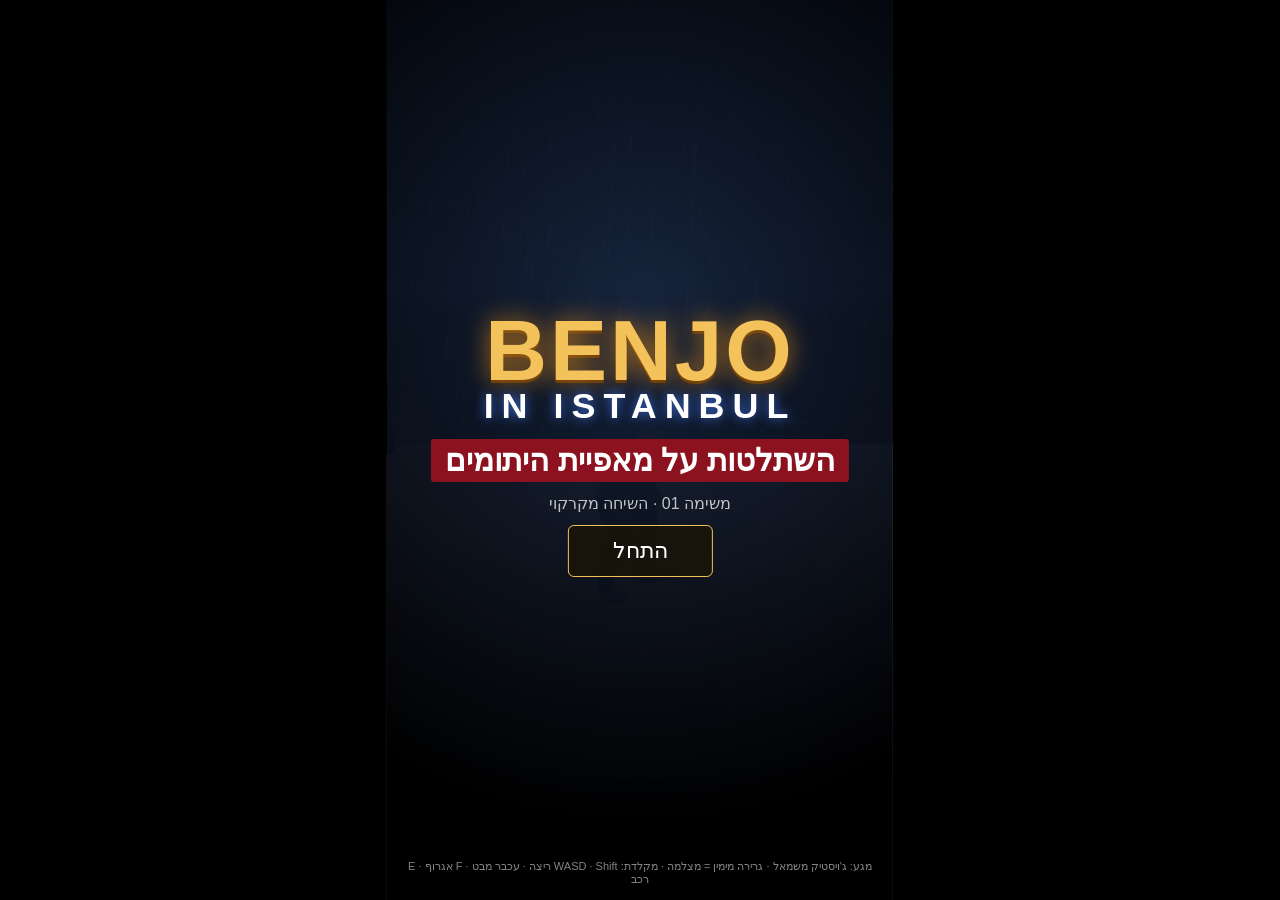
<file: index.html>
<!doctype html><html lang="he" dir="rtl"><head><meta charset="utf-8">
<meta name="viewport" content="width=device-width,initial-scale=1,maximum-scale=1,user-scalable=no,viewport-fit=cover">
<title>BENJO IN ISTANBUL – השתלטות על מאפיית היתומים</title><meta name="theme-color" content="#060912"><link rel="manifest" href="manifest.json"><link rel="icon" href="icon-192.png">
<meta name="mobile-web-app-capable" content="yes"><meta name="apple-mobile-web-app-capable" content="yes">
<link rel="stylesheet" href="style.css">
<script type="importmap">{"imports":{"three":"./lib/three.module.js","three/addons/":"./lib/addons/","cannon-es":"./lib/cannon-es.js"}}</script>
</head><body>
<div id="app">
<canvas id="c"></canvas>
<div id="bars"><div class="bar top"></div><div class="bar bot"></div></div>
<div id="hud" class="hidden">
 <div id="obj"><span id="objT"></span><span id="objD"></span></div>
 <canvas id="map" width="220" height="220"></canvas>
 <div id="hp"><i></i></div><div id="wpn"></div>
 <div id="arrow">▲</div><div id="cross">+</div><div id="hint"></div><div id="speed"></div><div id="cp"></div>
 <button id="gear" aria-label="הגדרות">⚙</button>
</div>
<div id="sub" dir="rtl"></div>
<div id="phone" class="hidden"><b>📱</b><span></span></div>
<div id="touch" class="hidden">
 <div id="lookzone"></div>
 <div id="stick"><div id="knob"></div></div>
 <div id="btns">
  <button data-k="run" class="foot">ריצה</button><button data-k="punch" class="foot">אגרוף</button><button data-k="gun" class="foot">אקדח</button>
  <button data-k="jump" class="foot">קפיצה</button><button data-k="crouch" class="foot">כריעה</button>
  <button data-k="gas" class="car">גז</button><button data-k="brake" class="car">בלם</button><button data-k="exit" class="car">יציאה</button>
 </div>
 <button id="enter" data-k="enter" class="hidden">🚗 כניסה</button>
</div>
<div id="settings" class="hidden"><h3>הגדרות שליטה</h3>
 <label>רגישות מצלמה <input id="sens" type="range" min="0.3" max="2.5" step="0.1" value="1"></label>
 <label><input id="lefty" type="checkbox"> מצב שמאלי (ג'ויסטיק בימין)</label>
 <label><input id="invY" type="checkbox"> היפוך ציר אנכי (לא מומלץ)</label>
 <label><input id="contrast" type="checkbox"> ניגודיות גבוהה</label>
 <button id="setClose">סגור</button></div>
<div id="title"><div class="logo">BENJO<small>IN ISTANBUL</small></div><h2>השתלטות על מאפיית היתומים</h2><p>משימה 01 · השיחה מקרקוי</p>
 <button id="start" disabled>התחל</button><button id="cont" class="hidden">המשך מצ'קפוינט</button><div id="load">טוען...</div>
 <div class="keys">מגע: ג'ויסטיק משמאל · גרירה מימין = מצלמה · מקלדת: WASD · Shift ריצה · עכבר מבט · F אגרוף · E רכב</div></div>
<div id="fade"></div>
</div>
<script type="module" src="main.js"></script>
</body></html>
</file>
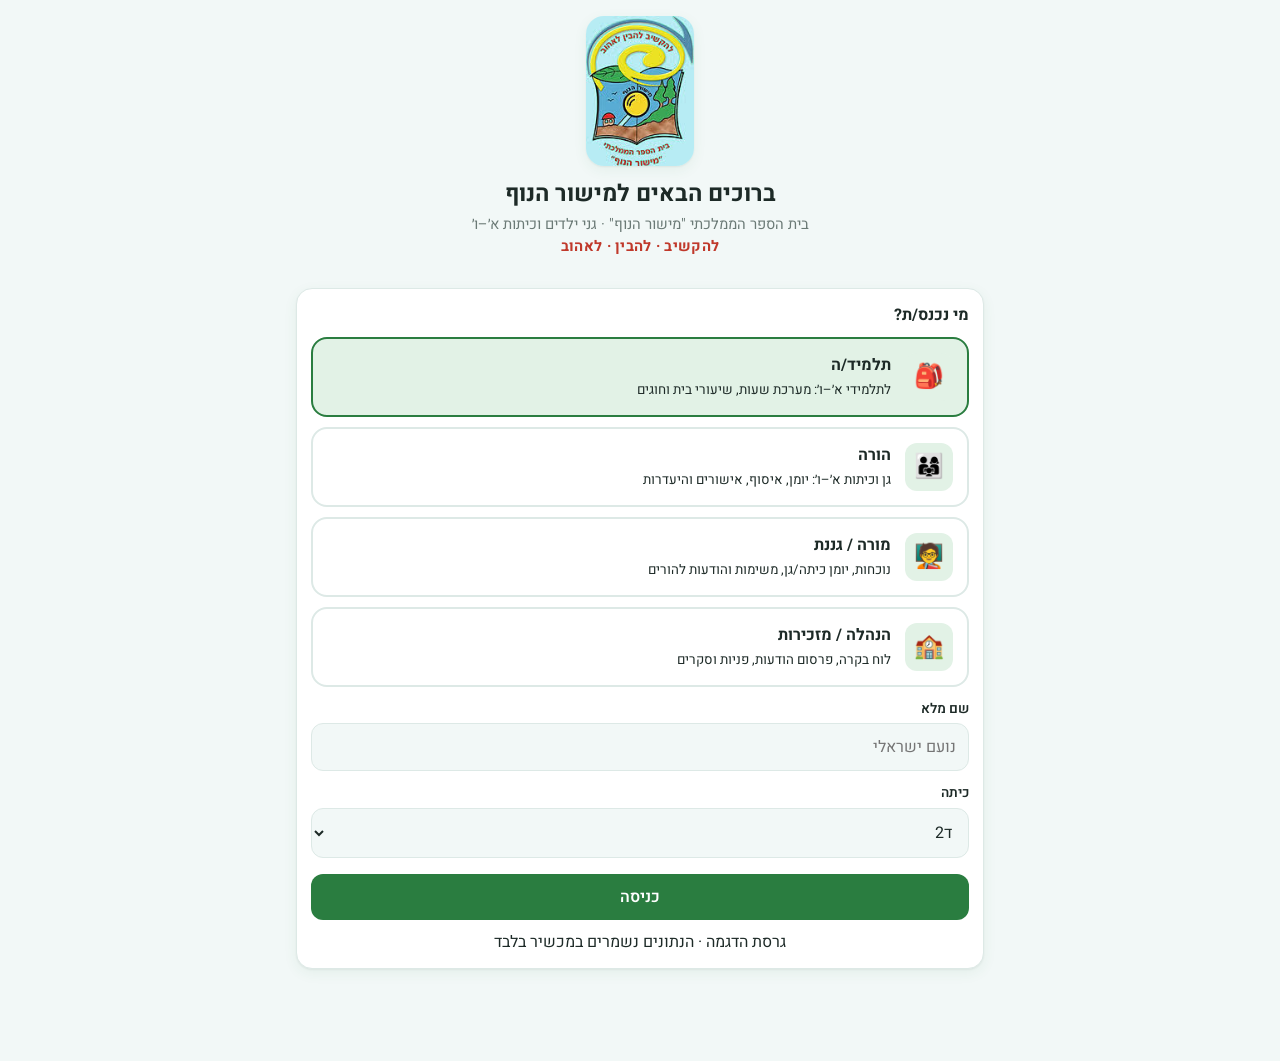
<file: mishur-hanof/index.html>
<!doctype html>
<html lang="he" dir="rtl">
<head>
<meta charset="utf-8">
<meta name="viewport" content="width=device-width,initial-scale=1,viewport-fit=cover">
<title>מישור הנוף</title>
<meta name="description" content="האפליקציה הרשמית של בית הספר מישור הנוף – מערכת שעות, שיעורי בית, ציונים, הודעות, אירועים ועוד">
<meta name="theme-color" content="#2a7d40">
<link rel="manifest" href="manifest.json">
<link rel="icon" href="icon-192.png" type="image/png">
<link rel="apple-touch-icon" href="icon-192.png">
<meta name="mobile-web-app-capable" content="yes">
<meta name="apple-mobile-web-app-capable" content="yes">
<link rel="preconnect" href="https://fonts.googleapis.com">
<link href="https://fonts.googleapis.com/css2?family=Heebo:wght@400;500;700;800&display=swap" rel="stylesheet">
<link rel="stylesheet" href="styles.css">
</head>
<body>
<div id="app">
  <header id="topbar">
    <button id="backBtn" class="icon-btn hidden" aria-label="חזרה">→</button>
    <div class="brand">
      <img src="logo.png" alt="סמל בית הספר" class="brand-logo">
      <div><b>מישור הנוף</b><small id="roleLabel"></small></div>
    </div>
    <div class="top-actions">
      <button id="searchBtn" class="icon-btn" aria-label="חיפוש">🔍</button>
      <button id="bellBtn" class="icon-btn" aria-label="התראות">🔔<span id="bellDot" class="dot hidden"></span></button>
    </div>
  </header>

  <main id="view" tabindex="-1"></main>

  <nav id="tabbar"></nav>
</div>

<div id="sheet" class="sheet hidden" role="dialog" aria-modal="true">
  <div class="sheet-backdrop" data-close></div>
  <div class="sheet-body">
    <div class="sheet-handle"></div>
    <div id="sheetContent"></div>
  </div>
</div>

<div id="toast" class="toast hidden"></div>

<script src="data.js"></script>
<script src="app.js"></script>
</body>
</html>
</file>
<file: style.css>
*{box-sizing:border-box;-webkit-user-select:none;user-select:none;-webkit-tap-highlight-color:transparent}
html,body{margin:0;height:100%;overflow:hidden;background:#000;font-family:"Heebo","Assistant","Rubik",Arial,sans-serif;color:#eee;touch-action:none}
#app{position:fixed;top:0;bottom:0;left:50%;transform:translateX(-50%);height:100%;width:min(100vw,56.25vh);overflow:hidden;background:#000}
#c{position:absolute;inset:0;width:100%;height:100%;display:block}
.hidden{display:none!important}
#title{position:absolute;inset:0;display:flex;flex-direction:column;align-items:center;justify-content:center;gap:10px;background:radial-gradient(circle at 50% 35%,#16243dee,#000 80%);z-index:20;text-align:center;padding:20px}
.logo{font-size:min(17vw,9.5vh);font-weight:900;letter-spacing:3px;color:#f3c25b;text-shadow:0 0 24px #b8741c,0 3px 0 #5a3205;line-height:.9}
.logo small{display:block;font-size:.42em;letter-spacing:8px;color:#fff;text-shadow:0 0 12px #3b6bd6}
#title h2{font-size:min(6vw,3.4vh);margin:6px 0 0;color:#fff;background:#8c1220;padding:4px 14px;border-radius:3px}
#title p{opacity:.8;margin:2px}
#title button,#settings button{font:inherit;font-size:22px;padding:12px 44px;border:1px solid #f3c25b;background:#1a1405cc;color:#fff;border-radius:6px;cursor:pointer}
#title button:disabled{opacity:.3}
#load{opacity:.6;font-size:14px}.keys{position:absolute;bottom:14px;font-size:11px;opacity:.55;padding:0 12px}
#bars .bar{position:absolute;left:0;right:0;height:0;background:#000;z-index:5;transition:height .8s}
#bars .top{top:0}#bars .bot{bottom:0}body.cine #bars .bar{height:9%}
#sub{position:absolute;bottom:30%;left:4%;right:4%;text-align:center;font-size:clamp(16px,2.6vh,26px);line-height:1.35;text-shadow:0 2px 6px #000,0 0 3px #000;z-index:9;unicode-bidi:plaintext}
#sub:not(:empty){background:#000a;padding:8px 12px;border-radius:8px}
#sub b{color:#f3c25b;font-weight:700;margin-left:6px}
body.cine #sub{bottom:12%}
#phone{position:absolute;top:22%;left:50%;transform:translateX(-50%);background:#101826ee;border:1px solid #3b6bd6;padding:8px 16px;border-radius:14px;z-index:9;font-size:15px;animation:buzz .15s 6}
@keyframes buzz{50%{transform:translateX(-52%)}}
#hud>*{position:absolute;z-index:4;text-shadow:0 1px 3px #000}
#obj{top:calc(10px + env(safe-area-inset-top));right:10px;left:130px;font-size:15px;background:#000a;padding:6px 10px;border-right:3px solid #f3c25b;border-radius:4px}
#objD{opacity:.8;margin-right:6px;font-size:13px}
#map{top:calc(10px + env(safe-area-inset-top));left:10px;width:110px;height:110px;border-radius:50%;border:2px solid #f3c25b88;background:#05080fcc}
#hp{top:calc(126px + env(safe-area-inset-top));left:10px;width:110px;height:8px;background:#300;border:1px solid #933}#hp i{display:block;height:100%;width:100%;background:#e33}
#wpn{top:calc(140px + env(safe-area-inset-top));left:10px;font-size:12px;opacity:.85}
#cp{top:calc(56px + env(safe-area-inset-top));right:10px;font-size:13px;color:#7fe08a;opacity:0;transition:opacity .4s}
#cp.on{opacity:1}
#arrow{top:calc(64px + env(safe-area-inset-top));left:50%;font-size:30px;color:#f3c25b;transform-origin:50% 50%;opacity:0;transition:opacity .3s}
#arrow.on{opacity:.9}#arrow.blink{animation:bl .5s infinite}@keyframes bl{50%{opacity:.2}}
#cross{left:50%;top:45%;transform:translate(-50%,-50%);font-size:28px;opacity:0}#cross.on{opacity:.9}
#hint{top:24%;left:50%;transform:translateX(-50%);font-size:16px;background:#000b;padding:6px 14px;border-radius:6px;white-space:nowrap}#hint:empty{display:none}
#speed{bottom:36%;left:50%;transform:translateX(-50%);font-size:20px;font-weight:700}
#gear{top:calc(150px + env(safe-area-inset-top));left:10px;font-size:18px;background:#0008;color:#fff;border:1px solid #fff4;border-radius:50%;width:34px;height:34px;padding:0;pointer-events:auto}
#touch{position:absolute;inset:0;z-index:3}
#lookzone{position:absolute;top:0;bottom:0;right:0;width:55%;touch-action:none}
.lefty #lookzone{right:auto;left:0}
#stick{position:absolute;left:6%;bottom:6%;width:140px;height:140px;border-radius:50%;background:#ffffff14;border:2px solid #ffffff40;touch-action:none}
.lefty #stick{left:auto;right:6%}
#knob{position:absolute;left:50%;top:50%;width:60px;height:60px;margin:-30px;border-radius:50%;background:#ffffff55;border:2px solid #fff8}
#btns{position:absolute;right:3%;bottom:3%;width:44%;display:flex;flex-wrap:wrap-reverse;gap:8px;justify-content:flex-start;direction:ltr}
.lefty #btns{right:auto;left:3%}
#btns button,#enter{width:58px;height:58px;border-radius:50%;border:2px solid #ffffff66;background:#0009;color:#fff;font:inherit;font-size:13px;touch-action:none;padding:0}
#btns button.on,#btns button.down{background:#f3c25b;color:#000}
body:not(.incar) #btns .car{display:none}body.incar #btns .foot{display:none}
#enter{position:absolute;right:6%;bottom:30%;width:96px;height:56px;border-radius:12px;background:#f3c25bdd;color:#000;font-weight:700;font-size:17px}
.lefty #enter{right:auto;left:6%}
#settings{position:absolute;inset:18% 8% auto;background:#0b1120f2;border:1px solid #f3c25b;border-radius:10px;padding:14px;z-index:30;display:flex;flex-direction:column;gap:12px}
#settings h3{margin:0}#settings button{font-size:16px;padding:8px}
#fade{position:absolute;inset:0;background:#000;opacity:0;pointer-events:none;transition:opacity .8s;z-index:15;display:flex;align-items:center;justify-content:center;font-size:24px;padding:24px;text-align:center}
body.hc #sub{background:#000;color:#fff;font-weight:700}body.hc #obj{background:#000}
</file>
<file: mishur-hanof/styles.css>
:root {
  --brand: #2a7d40;
  --brand-2: #3ba656;
  --sky: #2b7fb0;
  --on-brand: #ffffff;
  --notice-bg: #fdf0d5; --notice-fg: #713f12; --notice-red-bg: #fde2e2; --notice-red-fg: #7f1d1d;
  --brand-soft: #e2f2e6;
  --accent: #f5d528;
  --bg: #f2f8f7;
  --card: #ffffff;
  --text: #1d2a27;
  --muted: #6b7a76;
  --line: #dde9e6;
  --danger: #dc2626;
  --warn: #d97706;
  --ok: #16a34a;
  --shadow: 0 1px 2px rgba(0,0,0,.05), 0 4px 14px rgba(42,125,64,.07);
  --radius: 16px;
  --tabbar-h: 64px;
  color-scheme: light;
}
@media (prefers-color-scheme: dark) {
  :root:not([data-theme="light"]) {
    --brand: #5cc779; --brand-2: #3ba656; --sky: #1f5f85; --on-brand: #0b1a10; --notice-bg: #3d2f12; --notice-fg: #fde68a; --notice-red-bg: #45201f; --notice-red-fg: #fecaca; --brand-soft: #173a22; --bg: #0e1615; --card: #17221f;
    --text: #e8efec; --muted: #93a49f; --line: #26332f; --shadow: 0 1px 2px rgba(0,0,0,.4);
    color-scheme: dark;
  }
}
:root[data-theme="dark"] {
  --brand: #5cc779; --brand-2: #3ba656; --sky: #1f5f85; --on-brand: #0b1a10; --notice-bg: #3d2f12; --notice-fg: #fde68a; --notice-red-bg: #45201f; --notice-red-fg: #fecaca; --brand-soft: #173a22; --bg: #0e1615; --card: #17221f;
  --text: #e8efec; --muted: #93a49f; --line: #26332f; --shadow: 0 1px 2px rgba(0,0,0,.4);
  color-scheme: dark;
}
:root.big-text { font-size: 18px; }

* { box-sizing: border-box; }
html, body { margin: 0; height: 100%; }
body {
  font-family: 'Heebo', system-ui, -apple-system, 'Segoe UI', Arial, sans-serif;
  background: var(--bg); color: var(--text); line-height: 1.5;
  -webkit-tap-highlight-color: transparent;
}
button, input, select, textarea { font: inherit; color: inherit; }
button { cursor: pointer; }
a { color: var(--brand); }
.hidden { display: none !important; }

#app { max-width: 720px; margin: 0 auto; min-height: 100%; display: flex; flex-direction: column; }

/* ---------- Top bar ---------- */
#topbar {
  position: sticky; top: env(safe-area-inset-top, 0px); z-index: 20;
  display: flex; align-items: center; gap: 8px;
  padding-block: 10px; padding-left: max(16px, env(safe-area-inset-left, 0px)); padding-right: max(16px, env(safe-area-inset-right, 0px));
  background: color-mix(in srgb, var(--bg) 88%, transparent);
  backdrop-filter: blur(10px); border-bottom: 1px solid var(--line);
}
.brand { display: flex; align-items: center; gap: 10px; flex: 1; min-width: 0; }
.brand-logo { height: 44px; width: auto; border-radius: 8px; }
.brand b { display: block; font-size: 1.08rem; line-height: 1.1; }
.brand small { color: var(--muted); font-size: .78rem; }
.top-actions { display: flex; gap: 4px; }
.icon-btn {
  position: relative; border: 0; background: transparent; width: 40px; height: 40px;
  border-radius: 12px; font-size: 1.15rem; display: grid; place-items: center;
}
.icon-btn:hover { background: var(--brand-soft); }
.dot { position: absolute; top: 7px; left: 8px; width: 9px; height: 9px; border-radius: 50%; background: var(--danger); border: 2px solid var(--bg); }

/* ---------- Main ---------- */
#view { flex: 1; padding-block: 16px calc(var(--tabbar-h) + 28px + env(safe-area-inset-bottom, 0px)); padding-left: max(16px, env(safe-area-inset-left, 0px)); padding-right: max(16px, env(safe-area-inset-right, 0px)); outline: none; min-width: 0; }
h1 { font-size: 1.45rem; margin: 4px 0 2px; }
h2 { font-size: 1.08rem; margin: 22px 0 10px; display: flex; align-items: center; justify-content: space-between; gap: 8px; }
h2 a, .link { font-size: .85rem; font-weight: 500; text-decoration: none; color: var(--brand); background: none; border: 0; padding: 0; }
.sub { color: var(--muted); margin: 0 0 12px; font-size: .92rem; }

.card {
  background: var(--card); border-radius: var(--radius); box-shadow: var(--shadow);
  padding: 14px; border: 1px solid var(--line);
}
.card + .card { margin-top: 10px; }
.stack > * + * { margin-top: 10px; }
.grid2 { display: grid; grid-template-columns: 1fr 1fr; gap: 10px; }
.grid4 { display: grid; grid-template-columns: repeat(4, 1fr); gap: 10px; }
@media (max-width: 380px) { .grid4 { grid-template-columns: repeat(3, 1fr); } }

/* Hero */
.hero {
  background: linear-gradient(160deg, var(--sky) 0%, #2a7d40 100%); color: #fff;
  border-radius: 20px; padding: 18px; position: relative; overflow: hidden;
}
.hero::after {
  content: ''; position: absolute; inset: auto -30px -40px auto; width: 180px; height: 120px;
  background: radial-gradient(circle at 70% 30%, rgba(245,213,40,.5), transparent 60%);
}
.hero h1 { color: #fff; }
.hero p { margin: 2px 0 0; opacity: .9; }
.hero .chip:not(.on) { background: rgba(255,255,255,.16); color: #fff; border-color: rgba(255,255,255,.4); }
.hero .chip.on { background: #fff; color: #1d4a2a; border-color: #fff; }
.now-box { margin-top: 14px; background: rgba(255,255,255,.14); border-radius: 14px; padding: 12px; position: relative; z-index: 1; }
.now-box small { opacity: .85; }
.now-box b { display: block; font-size: 1.1rem; }
.progress { height: 6px; background: rgba(255,255,255,.25); border-radius: 6px; margin-top: 8px; overflow: hidden; }
.progress i { display: block; height: 100%; background: var(--accent); border-radius: 6px; }

/* Quick tiles */
.tile {
  background: var(--card); border: 1px solid var(--line); border-radius: 16px; box-shadow: var(--shadow);
  padding: 12px 6px; text-align: center; font-size: .8rem; font-weight: 500;
  display: flex; flex-direction: column; align-items: center; gap: 6px; position: relative;
}
.tile .ico { font-size: 1.5rem; width: 44px; height: 44px; border-radius: 14px; display: grid; place-items: center; background: var(--brand-soft); }
.tile .badge { position: absolute; top: 6px; left: 6px; }

/* Stats */
.stat { text-align: center; padding: 12px 8px; }
.stat b { font-size: 1.5rem; display: block; color: var(--brand); }
.stat small { color: var(--muted); font-size: .78rem; }

/* Lists */
.list { list-style: none; margin: 0; padding: 0; }
.row {
  display: flex; align-items: center; gap: 12px; padding: 12px 0; border-bottom: 1px solid var(--line);
}
.row:last-child { border-bottom: 0; }
.row .grow { flex: 1; min-width: 0; }
.row .title { font-weight: 600; }
.row .meta { color: var(--muted); font-size: .82rem; }
.row button.rowbtn { all: unset; display: flex; align-items: center; gap: 12px; flex: 1; min-width: 0; cursor: pointer; }
.swatch { width: 6px; align-self: stretch; border-radius: 6px; flex-shrink: 0; }
.ico-circle { width: 40px; height: 40px; border-radius: 12px; display: grid; place-items: center; font-size: 1.2rem; background: var(--brand-soft); flex-shrink: 0; }
.ellipsis { white-space: nowrap; overflow: hidden; text-overflow: ellipsis; }

.badge { display: inline-flex; align-items: center; gap: 4px; padding: 2px 8px; border-radius: 999px; font-size: .74rem; font-weight: 600; background: var(--brand-soft); color: var(--brand); white-space: nowrap; }
.badge.red { background: #fde2e2; color: #b91c1c; }
.badge.amber { background: #fdf0d5; color: #a16207; }
.badge.green { background: #dcf5e4; color: #15803d; }
.badge.gray { background: var(--line); color: var(--muted); }
.badge.count { background: var(--danger); color: #fff; min-width: 20px; justify-content: center; }
@media (prefers-color-scheme: dark) {
  :root:not([data-theme="light"]) .badge.red { background: #45201f; color: #fca5a5; }
  :root:not([data-theme="light"]) .badge.amber { background: #3d2f12; color: #fcd34d; }
  :root:not([data-theme="light"]) .badge.green { background: #143524; color: #86efac; }
}
:root[data-theme="dark"] .badge.red { background: #45201f; color: #fca5a5; }
:root[data-theme="dark"] .badge.amber { background: #3d2f12; color: #fcd34d; }
:root[data-theme="dark"] .badge.green { background: #143524; color: #86efac; }

/* Chips / segmented */
.chips { display: flex; gap: 8px; overflow-x: auto; padding-bottom: 4px; scrollbar-width: none; margin-bottom: 12px; }
.chips::-webkit-scrollbar { display: none; }
.chip {
  border: 1px solid var(--line); background: var(--card); padding: 7px 14px; border-radius: 999px;
  white-space: nowrap; font-size: .88rem; font-weight: 500;
}
.chip.on { background: var(--brand); color: var(--on-brand); border-color: var(--brand); }
.daytabs { display: grid; grid-template-columns: repeat(6, 1fr); gap: 6px; margin-bottom: 12px; }
.daytab { border: 1px solid var(--line); background: var(--card); border-radius: 12px; padding: 8px 0; text-align: center; font-weight: 600; }
.daytab small { display: block; font-weight: 400; color: var(--muted); font-size: .72rem; }
.daytab.on { background: var(--brand); color: var(--on-brand); border-color: var(--brand); }
.daytab.on small { color: var(--on-brand); opacity: .8; }

/* Timetable */
.lesson { display: flex; gap: 12px; align-items: stretch; padding: 10px 12px; border-radius: 14px; background: var(--card); border: 1px solid var(--line); }
.lesson + .lesson, .lesson + .break, .break + .lesson { margin-top: 8px; }
.lesson .num { width: 34px; text-align: center; font-weight: 800; color: var(--muted); }
.lesson .num small { display: block; font-weight: 400; font-size: .7rem; }
.lesson.now { border-color: var(--brand); box-shadow: 0 0 0 2px var(--brand-soft); }
.lesson.changed { border-style: dashed; border-color: var(--warn); }
.break { text-align: center; color: var(--muted); font-size: .8rem; padding: 2px; }

/* Buttons */
.btn {
  display: inline-flex; align-items: center; justify-content: center; gap: 6px;
  border: 0; background: var(--brand); color: var(--on-brand); padding: 11px 16px; border-radius: 12px; font-weight: 600;
}
.btn.block { width: 100%; }
.btn.ghost { background: var(--brand-soft); color: var(--brand); }
.btn.danger { background: var(--danger); color: #fff; }
.btn.sm { padding: 6px 12px; font-size: .85rem; border-radius: 10px; }
.btn:disabled { opacity: .5; cursor: default; }
.btn-row { display: flex; gap: 8px; flex-wrap: wrap; }
.fab {
  position: fixed; bottom: calc(var(--tabbar-h) + 18px + env(safe-area-inset-bottom)); left: max(16px, calc(50% - 344px));
  width: 56px; height: 56px; border-radius: 18px; border: 0; background: var(--brand); color: var(--on-brand); font-size: 1.6rem;
  box-shadow: 0 8px 24px rgba(42,125,64,.35); z-index: 15;
}

/* Checkbox circle */
.check {
  width: 28px; height: 28px; border-radius: 50%; border: 2px solid var(--line); background: transparent; flex-shrink: 0;
  display: grid; place-items: center; color: #fff; font-size: .9rem;
}
.check.on { background: var(--ok); border-color: var(--ok); }
.done .title { text-decoration: line-through; color: var(--muted); }

/* Forms */
label.f { display: block; font-size: .85rem; font-weight: 600; margin: 12px 0 4px; }
.input, select.input, textarea.input {
  width: 100%; padding: 11px 12px; border-radius: 12px; border: 1px solid var(--line); background: var(--bg);
}
textarea.input { min-height: 90px; resize: vertical; }
.input:focus { outline: 2px solid var(--brand); outline-offset: 0; }
.switch-row { display: flex; align-items: center; justify-content: space-between; padding: 12px 0; border-bottom: 1px solid var(--line); }
.switch-row:last-child { border-bottom: 0; }
.toggle { appearance: none; width: 46px; height: 28px; border-radius: 999px; background: var(--line); position: relative; transition: .2s; flex-shrink: 0; }
.toggle::after { content: ''; position: absolute; top: 3px; right: 3px; width: 22px; height: 22px; border-radius: 50%; background: #fff; transition: .2s; box-shadow: 0 1px 3px rgba(0,0,0,.2); }
.toggle:checked { background: var(--brand); }
.toggle:checked::after { right: 21px; }

/* Grades */
.bar-row { display: grid; grid-template-columns: 96px 1fr 38px; align-items: center; gap: 10px; padding: 7px 0; }
.bar-row .lbl { font-size: .85rem; white-space: nowrap; overflow: hidden; text-overflow: ellipsis; }
.bar-track { height: 12px; background: var(--line); border-radius: 6px; overflow: hidden; }
.bar-track i { display: block; height: 100%; border-radius: 6px; }
.bar-row b { text-align: left; font-variant-numeric: tabular-nums; }
.big-num { font-size: 2.6rem; font-weight: 800; color: var(--brand); line-height: 1; }
.ring { width: 96px; height: 96px; }

/* Calendar */
.cal-head { display: flex; align-items: center; justify-content: space-between; margin-bottom: 10px; }
.cal { display: grid; grid-template-columns: repeat(7, 1fr); gap: 4px; }
.cal .dow { text-align: center; font-size: .75rem; color: var(--muted); font-weight: 600; padding-bottom: 4px; }
.cal .d {
  aspect-ratio: 1; border: 0; background: var(--card); border-radius: 10px; font-size: .88rem;
  display: flex; flex-direction: column; align-items: center; justify-content: center; gap: 2px; position: relative;
}
.cal .d.out { opacity: .35; }
.cal .d.today { outline: 2px solid var(--brand); font-weight: 800; }
.cal .d.sel { background: var(--brand); color: var(--on-brand); }
.cal .dots { display: flex; gap: 2px; height: 6px; }
.cal .dots i { width: 5px; height: 5px; border-radius: 50%; }
.legend { display: flex; flex-wrap: wrap; gap: 10px; font-size: .78rem; color: var(--muted); margin-top: 10px; }
.legend span::before { content: ''; display: inline-block; width: 8px; height: 8px; border-radius: 50%; background: var(--c); margin-left: 4px; }

/* Chat */
.chat { display: flex; flex-direction: column; gap: 8px; padding-bottom: 70px; }
.msg { max-width: 80%; padding: 9px 12px; border-radius: 16px; font-size: .95rem; }
.msg small { display: block; font-size: .7rem; opacity: .7; margin-top: 2px; }
.msg.me { align-self: flex-start; background: var(--brand); color: var(--on-brand); border-bottom-right-radius: 4px; }
.msg.them { align-self: flex-end; background: var(--card); border: 1px solid var(--line); border-bottom-left-radius: 4px; }
.composer {
  position: fixed; left: 0; right: 0; bottom: calc(var(--tabbar-h) + env(safe-area-inset-bottom));
  max-width: 720px; margin: 0 auto; display: flex; gap: 8px; padding: 10px 16px; background: var(--bg); border-top: 1px solid var(--line); z-index: 12;
}
.composer .input { flex: 1; }

/* Polls */
.opt { position: relative; width: 100%; text-align: right; border: 1px solid var(--line); background: var(--bg); border-radius: 12px; padding: 10px 12px; margin-top: 8px; overflow: hidden; }
.opt .fill { position: absolute; inset: 0 0 0 auto; background: var(--brand-soft); z-index: 0; transition: width .4s; }
.opt span { position: relative; z-index: 1; display: flex; justify-content: space-between; }
.opt.mine { border-color: var(--brand); font-weight: 700; }

/* Tab bar */
#tabbar {
  position: fixed; bottom: 0; left: 0; right: 0; z-index: 20;
  max-width: 720px; margin: 0 auto;
  display: grid; grid-template-columns: repeat(5, 1fr);
  height: calc(var(--tabbar-h) + env(safe-area-inset-bottom)); padding-bottom: env(safe-area-inset-bottom);
  background: var(--card); border-top: 1px solid var(--line);
}
#tabbar button {
  border: 0; background: none; display: flex; flex-direction: column; align-items: center; justify-content: center; gap: 2px;
  font-size: .72rem; color: var(--muted); position: relative;
}
#tabbar button .ti { font-size: 1.3rem; filter: grayscale(1); opacity: .75; }
#tabbar button.on { color: var(--brand); font-weight: 700; }
#tabbar button.on .ti { filter: none; opacity: 1; }
#tabbar .badge.count { position: absolute; top: 6px; left: calc(50% - 22px); font-size: .65rem; padding: 0 5px; }

/* Bottom sheet */
.sheet { position: fixed; inset: 0; z-index: 50; }
.sheet-backdrop { position: absolute; inset: 0; background: rgba(0,0,0,.4); animation: fade .2s; }
.sheet-body {
  position: absolute; bottom: 0; left: 0; right: 0; max-width: 720px; margin: 0 auto; max-height: 88vh; overflow-y: auto;
  background: var(--card); border-radius: 22px 22px 0 0; padding: 8px 18px calc(22px + env(safe-area-inset-bottom));
  animation: up .25s ease-out;
}
.sheet-handle { width: 42px; height: 5px; border-radius: 3px; background: var(--line); margin: 4px auto 10px; }
.sheet h3 { margin: 4px 0 8px; font-size: 1.15rem; }
@keyframes up { from { transform: translateY(40px); opacity: 0; } }
@keyframes fade { from { opacity: 0; } }

/* Toast */
.toast {
  position: fixed; bottom: calc(var(--tabbar-h) + 20px + env(safe-area-inset-bottom)); left: 50%; transform: translateX(-50%);
  background: #1d2a27; color: #fff; padding: 10px 18px; border-radius: 12px; z-index: 60; font-size: .92rem; box-shadow: 0 6px 20px rgba(0,0,0,.25);
  animation: up .2s; max-width: calc(100% - 32px);
}

/* Role picker / onboarding */
.onboard { min-height: 80vh; display: flex; flex-direction: column; justify-content: center; }
.onboard .logo { text-align: center; margin-bottom: 18px; }
.onboard .logo img { height: 150px; width: auto; border-radius: 18px; box-shadow: var(--shadow); }
.about-logo { height: 140px; width: auto; border-radius: 18px; box-shadow: var(--shadow); }
.role-card { display: flex; align-items: center; gap: 14px; width: 100%; text-align: right; border: 2px solid var(--line); background: var(--card); border-radius: 16px; padding: 14px; margin-top: 10px; }
.role-card.on { border-color: var(--brand); background: var(--brand-soft); }
.role-card .ico-circle { font-size: 1.5rem; width: 48px; height: 48px; }

.empty { text-align: center; color: var(--muted); padding: 30px 10px; }
.empty .e { font-size: 2.4rem; }
.notice { display: flex; gap: 10px; align-items: flex-start; padding: 12px; border-radius: 14px; background: var(--notice-bg); color: var(--notice-fg); font-size: .9rem; }
.notice.info { background: var(--brand-soft); color: var(--brand); }
.notice.red { background: var(--notice-red-bg); color: var(--notice-red-fg); }
.sos { background: linear-gradient(135deg, #dc2626, #b91c1c); color: #fff; border: 0; }
.sos .meta { color: #fee2e2; }
.pill-time { font-variant-numeric: tabular-nums; color: var(--muted); font-size: .8rem; }
.att-btns { display: flex; gap: 4px; }
.att-btns button { border: 1px solid var(--line); background: var(--bg); border-radius: 8px; padding: 4px 8px; font-size: .78rem; }
.att-btns button.on.p { background: var(--ok); color: #fff; border-color: var(--ok); }
.att-btns button.on.l { background: var(--warn); color: #fff; border-color: var(--warn); }
.att-btns button.on.a { background: var(--danger); color: #fff; border-color: var(--danger); }
.search-res mark { background: var(--accent); color: inherit; border-radius: 3px; }
@media (prefers-reduced-motion: reduce) { * { animation: none !important; transition: none !important; } }
.motto { color: #c0392b; font-weight: 700; letter-spacing: .02em; }
@media (prefers-color-scheme: dark) { :root:not([data-theme="light"]) .motto { color: #f28b7d; } }
:root[data-theme="dark"] .motto { color: #f28b7d; }
</file>
